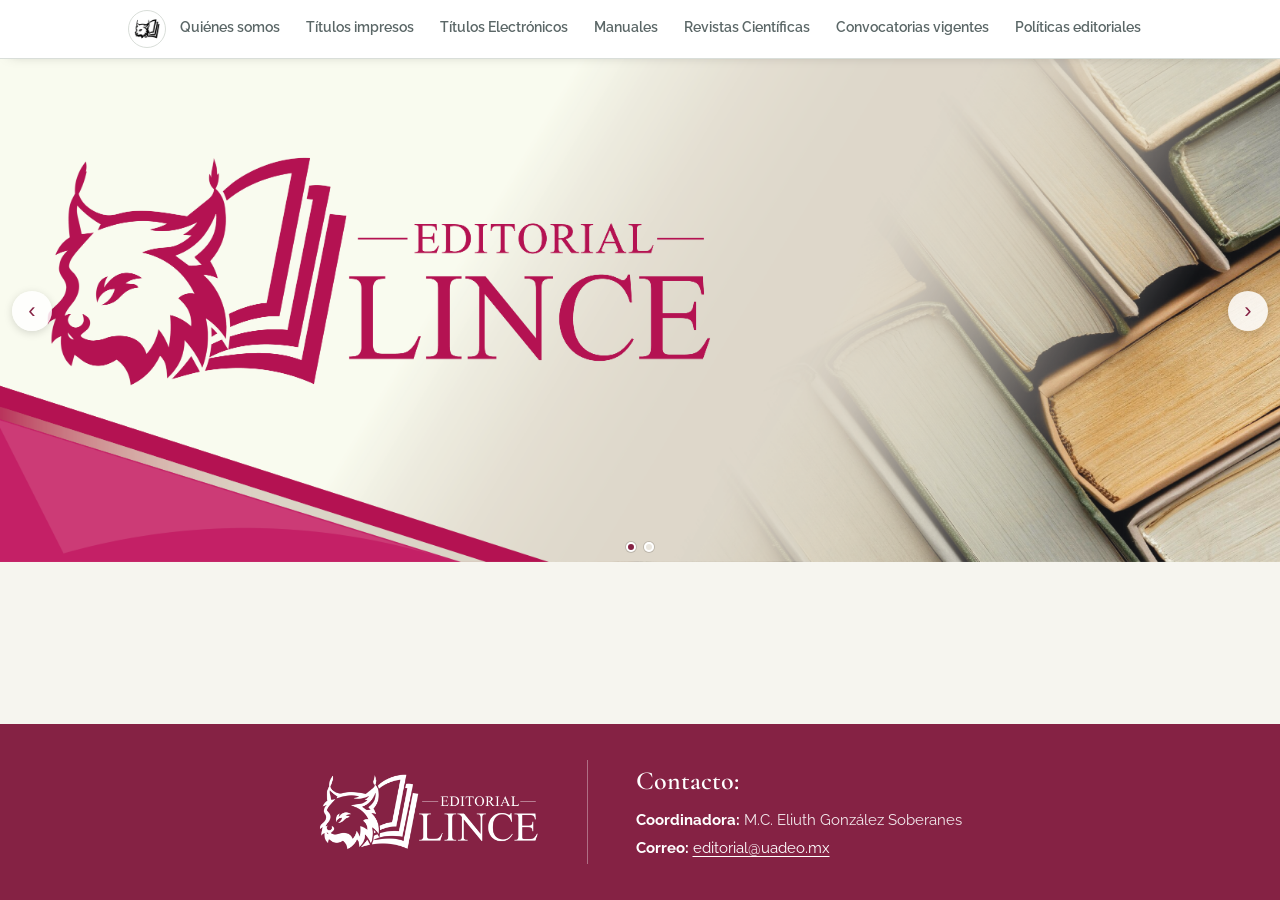
<file: index.html>
<!doctype html>
<html lang="es">
<head>
  <meta charset="utf-8">
  <meta name="viewport" content="width=device-width, initial-scale=1">
  <title>Centro Editorial Lince | Universidad Autónoma de Occidente</title>
  <meta name="description" content="Centro Editorial Lince (CEL) de la Universidad Autónoma de Occidente.">
  <link rel="icon" type="image/png" href="img/favicon.png">
  <link rel="preconnect" href="https://fonts.googleapis.com">
  <link rel="preconnect" href="https://fonts.gstatic.com" crossorigin>
  <link href="https://fonts.googleapis.com/css2?family=Cormorant+Garamond:ital,wght@0,500;0,600;0,700;1,500&family=Raleway:wght@400;500;600;700&display=swap" rel="stylesheet">
  <link rel="stylesheet" href="css/estilos.css">
</head>
<body>
<div id="editorial-lince" class="cel-site">

<!-- ====== MENÚ ====== -->
<nav class="cel-nav" aria-label="Secciones del Centro Editorial Lince">
  <button class="cel-menu-toggle" type="button" aria-label="Abrir menú" aria-expanded="false" aria-controls="cel-menu">
    <span></span><span></span><span></span>
  </button>
  <a class="cel-mobile-brand" href="index.html" aria-label="Inicio del Centro Editorial Lince"><img src="img/favicon.png" alt=""></a>
  <span class="cel-mobile-title">Editorial Lince</span>
  <div class="cel-nav-in" id="cel-menu">
    <button class="cel-brand" type="button" aria-label="Inicio del Centro Editorial Lince">
      <img src="img/favicon.png" alt="Centro Editorial Lince">
    </button>
    <a class="cel-tab" href="quienes-somos.html">Quiénes somos</a>
    <a class="cel-tab" href="titulos-impresos.html">Títulos impresos</a>
    <a class="cel-tab" href="titulos-electronicos.html">Títulos Electrónicos</a>
    <a class="cel-tab" href="manuales.html">Manuales</a>
    <a class="cel-tab" href="revistas.html">Revistas Científicas</a>
    <a class="cel-tab" href="convocatorias.html">Convocatorias vigentes</a>
    <a class="cel-tab" href="politicas.html">Políticas editoriales</a>
  </div>
</nav>

<!-- ====== SLIDER ====== -->
<div class="cel-slider" aria-roledescription="carrusel">
  <div class="cel-slide is-on">
    <img src="img/Banners png_Mesa de trabajo 1-01.png" alt="Editorial Lince">
  </div>
  <div class="cel-slide">
    <a href="manuales.html">
      <img src="img/Banners png_Mesa de trabajo 1-02.png" alt="Consulta los Manuales de Prácticas de Laboratorio">
    </a>
  </div>
  <button class="cel-arrow cel-prev" type="button" aria-label="Anterior">&#8249;</button>
  <button class="cel-arrow cel-next" type="button" aria-label="Siguiente">&#8250;</button>
  <div class="cel-dots"></div>
</div>

<!-- ====== QUIÉNES SOMOS ====== -->
<section class="cel-panel" data-cel-panel="quienes-somos">
  <h2 class="cel-h2">Quiénes somos</h2>
  <div class="cel-prose">
    <p class="cel-lead">El Centro Editorial Lince (CEL) de la Universidad Autónoma de Occidente (UAdeO) es el área de publicaciones encargada de prestar servicios de apoyo a la comunidad universitaria y sociedad en general relacionados con todo el proceso editorial. El CEL fortalece la producción y difusión del conocimiento, eleva el prestigio de la institución y contribuye al desarrollo académico, social y cultural de la región, en cumplimiento de su misión, visión y funciones sustantivas.</p>

    <h3 class="cel-h3">Historia</h3>
    <p>La actividad editorial en la Universidad Autónoma de Occidente se remonta a sus orígenes en el Centro de Estudios Superiores de Occidente (CESO), fundado en 1974, impulsada por la necesidad de difundir el conocimiento y la cultura, lo que incluía la publicación de materiales educativos y de divulgación. Sus primeros esfuerzos editoriales se centraron en apoyar la vida académica y social, publicando documentos, folletos y eventuales libros relacionados con sus programas educativos.</p>
    <p>Con el tiempo y grandes esfuerzos institucionales, la universidad formalizó su actividad bajo un sello editorial propio en 2009, cuando, a cargo de la Dirección de Extensión y Vinculación, se realizó la gestión ante el Instituto Nacional de Derechos de Autor (INDAUTOR), buscando proyectar su identidad y los trabajos de sus académicos y estudiantes. De esta manera se abrió la posibilidad de incrementar el número de publicaciones para que cuenten con el registro International Standard Book Number (ISBN), bajo el sello editorial de la UAdeO y desde entonces a 2021, se cuenta con 66 registros entre ISBN, código de barras y publicaciones en formato digital.</p>
    <p>Posteriormente, la Dirección de Investigación y Posgrado asumió esta encomienda, bajo el Departamento de Desarrollo Editorial, el cual entre sus funciones principales se encarga de atender la operatividad y la gestión de producción editorial, resultado de las actividades de investigación, docencia y desarrollo en la generación del conocimiento y gestionar la operación del Consejo Editorial, las revistas y medios de producción intelectual. Sin embargo, actualmente no existe una instancia encargada y capacitada para llevar a cabo un proceso de edición como tal, solo apoyan en las gestiones descritas previamente.</p>
    <p>De manera reciente, la UAdeO ha adaptado su producción editorial al formato digital, facilitando el acceso a una audiencia más amplia, además de mantener la presencia de las publicaciones impresas existentes bajo este sello editorial.</p>
    <p>En 26 de marzo de 2026, se presentó en sesión ordinaria del Consejo Universitario la creación del Centro Editorial Lince, como una iniciativa para fortalecer el desarrollo editorial universitario, la producción, divulgación y difusión, a través de un espacio que establezca lineamientos y asesoría con la participación de personal capacitado. Posteriormente, en julio del mismo año inició operaciones.</p>

    <h3 class="cel-h3">Objetivo</h3>
    <p>Consolidar el Centro Editorial Lince (CEL) como el área de publicaciones de la Universidad Autónoma de Occidente, donde su propósito central se enfoca en fortalecer la producción y difusión del conocimiento generado por la comunidad universitaria, elevando el prestigio institucional mediante diversas publicaciones de alta calidad, pertinencia y relevancia científica.</p>

    <h3 class="cel-h3">Funciones principales</h3>
    <ol class="cel-funciones">
      <li>Difundir los trabajos de investigación y de creación cultural de los miembros de la comunidad universitaria y de la sociedad.</li>
      <li>Publicar obras de carácter institucional de la UAdeO.</li>
      <li>Establecer procesos editoriales rigurosos y transparentes.</li>
      <li>Establecer alianzas con otras instituciones y editoriales, tanto a nivel nacional como internacional, para ampliar el alcance de las publicaciones y fortalecer la presencia de la institución en el ámbito académico y científico.</li>
      <li>Promover la visibilidad de las publicaciones a través de estrategias de difusión efectivas.</li>
      <li>Colaborar en cuantas iniciativas relacionadas con la cultura del libro sean posibles y necesarias.</li>
    </ol>
  </div>
</section>

<!-- ====== TÍTULOS IMPRESOS ====== -->
<section class="cel-panel" data-cel-panel="titulos-impresos">
  <h2 class="cel-h2">Títulos impresos</h2>
  <div class="cel-grid" data-cel-list="impresos"></div>
</section>

<!-- ====== TÍTULOS ELECTRÓNICOS ====== -->
<section class="cel-panel" data-cel-panel="titulos-electronicos">
  <h2 class="cel-h2">Títulos Electrónicos</h2>
  <div class="cel-grid" data-cel-list="electronicos"></div>
</section>

<!-- ====== REVISTAS CIENTÍFICAS ====== -->
<section class="cel-panel" data-cel-panel="revistas">
  <h2 class="cel-h2">Revistas Científicas</h2>
  <div class="cel-prose">
    <p class="cel-lead">Bajo el liderazgo del Rector, Dr. Pedro Flores Leal, la producción editorial de la universidad presentó y sumó dos revistas de publicaciones científicas: Bioc Scientia, la cual tiene como objetivo difundir avances científicos y tecnológicos que contribuyan al desarrollo sostenible y al bienestar humano; así como la Revista Lince de Ciencias Sociales, Humanidades y Tecnología, con la finalidad de proporcionar una plataforma para investigadores, académicos, estudiantes, y practicantes que facilite la publicación accesible y rápida.</p>
    <div class="cel-cta">
      <p>Consulta nuestras revistas científicas aquí:</p>
      <a class="cel-btn cel-btn-lg" href="https://editoriallince.uadeo.mx/" target="_blank" rel="noopener">https://editoriallince.uadeo.mx/ &#8599;</a>
    </div>
  </div>
</section>

<!-- ====== CONVOCATORIAS ====== -->
<section class="cel-panel" data-cel-panel="convocatorias">
  <h2 class="cel-h2">Convocatorias vigentes</h2>
  <div class="cel-empty"><p>Próximamente</p></div>
</section>

<!-- ====== POLÍTICAS ====== -->
<section class="cel-panel" data-cel-panel="politicas">
  <h2 class="cel-h2">Políticas, cómo publicar, carta de cesión de derechos</h2>
  <div class="cel-empty"><p>Página bajo construcción</p></div>
</section>

<!-- ====== CONTACTO ====== -->
<footer class="cel-foot">
  <img src="img/logo-horizontal.png" alt="Editorial Lince">
  <div class="cel-foot-txt">
    <h4>Contacto:</h4>
    <p><strong>Coordinadora:</strong> M.C. Eliuth González Soberanes</p>
    <p><strong>Correo:</strong> <a href="mailto:editorial@uadeo.mx">editorial@uadeo.mx</a></p>
  </div>
</footer>
</div>

<script src="js/catalogo.js"></script>
<script src="js/main.js"></script>
</body>
</html>
</file>
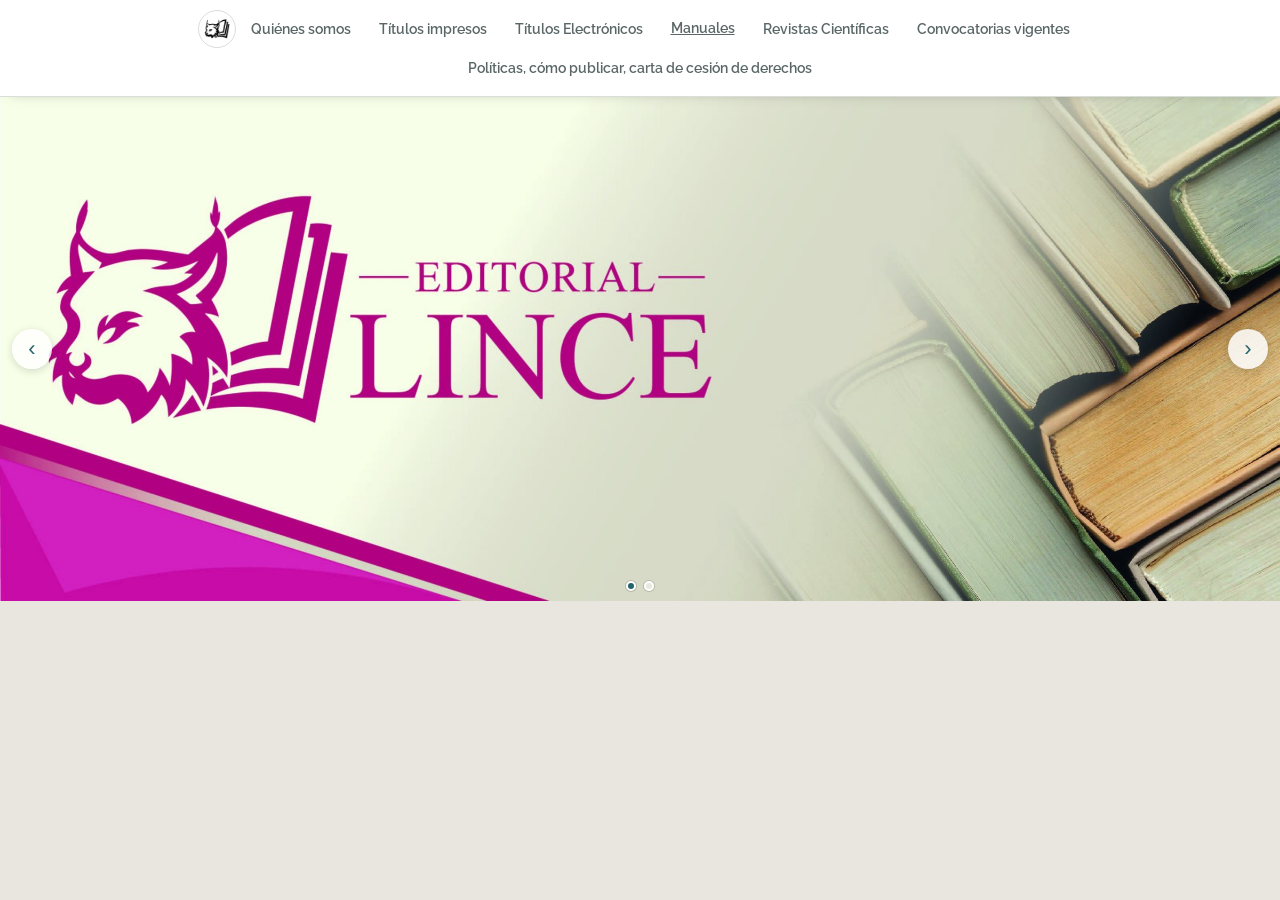
<file: css/index.html>
<!doctype html>
<html lang="es">
<head>
  <meta charset="utf-8">
  <meta name="viewport" content="width=device-width, initial-scale=1">
  <title>Centro Editorial Lince | Universidad Autónoma de Occidente</title>
  <meta name="description" content="Centro Editorial Lince (CEL) de la Universidad Autónoma de Occidente.">
  <link rel="icon" type="image/png" href="img/favicon.png">
  <link rel="preconnect" href="https://fonts.googleapis.com">
  <link rel="preconnect" href="https://fonts.gstatic.com" crossorigin>
  <link href="https://fonts.googleapis.com/css2?family=Cormorant+Garamond:ital,wght@0,500;0,600;0,700;1,500&family=Raleway:wght@400;500;600;700&display=swap" rel="stylesheet">
  <link rel="stylesheet" href="css/estilos.css">
</head>
<body>
<div id="editorial-lince">
<!-- ====== MENÚ ====== -->
<nav class="cel-nav" aria-label="Secciones del Centro Editorial Lince">
  <div class="cel-nav-in">
    <span class="cel-brand" aria-label="Centro Editorial Lince">
      <img src="img/favicon.png" alt="Centro Editorial Lince">
    </span>
    <button class="cel-tab" type="button" data-cel-tab="quienes-somos">Quiénes somos</button>
    <button class="cel-tab" type="button" data-cel-tab="titulos-impresos">Títulos impresos</button>
    <button class="cel-tab" type="button" data-cel-tab="titulos-electronicos">Títulos Electrónicos</button>
    <a class="cel-tab" href="https://uadeo.mx/manuales-laboratorio/" target="_blank" rel="noopener">Manuales</a>
    <button class="cel-tab" type="button" data-cel-tab="revistas">Revistas Científicas</button>
    <button class="cel-tab" type="button" data-cel-tab="convocatorias">Convocatorias vigentes</button>
    <button class="cel-tab" type="button" data-cel-tab="politicas">Políticas, cómo publicar, carta de cesión de derechos</button>
  </div>
</nav>

<!-- ====== SLIDER ====== -->
<div class="cel-slider" aria-roledescription="carrusel">
  <div class="cel-slide is-on">
    <img src="img/banner-bienvenida.jpg" alt="Editorial Lince">
  </div>
  <div class="cel-slide">
    <a href="#manuales" data-cel-go="manuales">
      <img src="img/banner-manuales.jpg" alt="Consulta los Manuales de Prácticas de Laboratorio">
    </a>
  </div>
  <button class="cel-arrow cel-prev" type="button" aria-label="Anterior">&#8249;</button>
  <button class="cel-arrow cel-next" type="button" aria-label="Siguiente">&#8250;</button>
  <div class="cel-dots"></div>
</div>

<!-- ====== QUIÉNES SOMOS ====== -->
<section class="cel-panel" data-cel-panel="quienes-somos">
  <h2 class="cel-h2">Quiénes somos</h2>
  <div class="cel-prose">
    <p class="cel-lead">El Centro Editorial Lince (CEL) de la Universidad Autónoma de Occidente (UAdeO) es el área de publicaciones encargada de prestar servicios de apoyo a la comunidad universitaria y sociedad en general relacionados con todo el proceso editorial. El CEL fortalece la producción y difusión del conocimiento, eleva el prestigio de la institución y contribuye al desarrollo académico, social y cultural de la región, en cumplimiento de su misión, visión y funciones sustantivas.</p>

    <h3 class="cel-h3">Historia</h3>
    <p>La actividad editorial en la Universidad Autónoma de Occidente se remonta a sus orígenes en el Centro de Estudios Superiores de Occidente (CESO), fundado en 1974, impulsada por la necesidad de difundir el conocimiento y la cultura, lo que incluía la publicación de materiales educativos y de divulgación. Sus primeros esfuerzos editoriales se centraron en apoyar la vida académica y social, publicando documentos, folletos y eventuales libros relacionados con sus programas educativos.</p>
    <p>Con el tiempo y grandes esfuerzos institucionales, la universidad formalizó su actividad bajo un sello editorial propio en 2009, cuando, a cargo de la Dirección de Extensión y Vinculación, se realizó la gestión ante el Instituto Nacional de Derechos de Autor (INDAUTOR), buscando proyectar su identidad y los trabajos de sus académicos y estudiantes. De esta manera se abrió la posibilidad de incrementar el número de publicaciones para que cuenten con el registro International Standard Book Number (ISBN), bajo el sello editorial de la UAdeO y desde entonces a 2021, se cuenta con 66 registros entre ISBN, código de barras y publicaciones en formato digital.</p>
    <p>Posteriormente, la Dirección de Investigación y Posgrado asumió esta encomienda, bajo el Departamento de Desarrollo Editorial, el cual entre sus funciones principales se encarga de atender la operatividad y la gestión de producción editorial, resultado de las actividades de investigación, docencia y desarrollo en la generación del conocimiento y gestionar la operación del Consejo Editorial, las revistas y medios de producción intelectual. Sin embargo, actualmente no existe una instancia encargada y capacitada para llevar a cabo un proceso de edición como tal, solo apoyan en las gestiones descritas previamente.</p>
    <p>De manera reciente, la UAdeO ha adaptado su producción editorial al formato digital, facilitando el acceso a una audiencia más amplia, además de mantener la presencia de las publicaciones impresas existentes bajo este sello editorial.</p>
    <p>En 26 de marzo de 2026, se presentó en sesión ordinaria del Consejo Universitario la creación del Centro Editorial Lince, como una iniciativa para fortalecer el desarrollo editorial universitario, la producción, divulgación y difusión, a través de un espacio que establezca lineamientos y asesoría con la participación de personal capacitado. Posteriormente, en julio del mismo año inició operaciones.</p>

    <h3 class="cel-h3">Objetivo</h3>
    <p>Consolidar el Centro Editorial Lince (CEL) como el área de publicaciones de la Universidad Autónoma de Occidente, donde su propósito central se enfoca en fortalecer la producción y difusión del conocimiento generado por la comunidad universitaria, elevando el prestigio institucional mediante diversas publicaciones de alta calidad, pertinencia y relevancia científica.</p>

    <h3 class="cel-h3">Funciones principales</h3>
    <ol class="cel-funciones">
      <li>Difundir los trabajos de investigación y de creación cultural de los miembros de la comunidad universitaria y de la sociedad.</li>
      <li>Publicar obras de carácter institucional de la UAdeO.</li>
      <li>Establecer procesos editoriales rigurosos y transparentes.</li>
      <li>Establecer alianzas con otras instituciones y editoriales, tanto a nivel nacional como internacional, para ampliar el alcance de las publicaciones y fortalecer la presencia de la institución en el ámbito académico y científico.</li>
      <li>Promover la visibilidad de las publicaciones a través de estrategias de difusión efectivas.</li>
      <li>Colaborar en cuantas iniciativas relacionadas con la cultura del libro sean posibles y necesarias.</li>
    </ol>
  </div>
</section>

<!-- ====== TÍTULOS IMPRESOS ====== -->
<section class="cel-panel" data-cel-panel="titulos-impresos">
  <h2 class="cel-h2">Títulos impresos</h2>
  <div class="cel-grid" data-cel-list="impresos"></div>
</section>

<!-- ====== TÍTULOS ELECTRÓNICOS ====== -->
<section class="cel-panel" data-cel-panel="titulos-electronicos">
  <h2 class="cel-h2">Títulos Electrónicos</h2>
  <div class="cel-grid" data-cel-list="electronicos"></div>
</section>

<!-- ====== MANUALES ====== -->
<section class="cel-panel" data-cel-panel="manuales">
  <h2 class="cel-h2">Manuales</h2>
  <div class="cel-grid" data-cel-list="manuales"></div>
</section>

<!-- ====== REVISTAS CIENTÍFICAS ====== -->
<section class="cel-panel" data-cel-panel="revistas">
  <h2 class="cel-h2">Revistas Científicas</h2>
  <div class="cel-prose">
    <p class="cel-lead">Bajo el liderazgo del Rector, Dr. Pedro Flores Leal, la producción editorial de la universidad presentó y sumó dos revistas de publicaciones científicas: Bioc Scientia, la cual tiene como objetivo difundir avances científicos y tecnológicos que contribuyan al desarrollo sostenible y al bienestar humano; así como la Revista Lince de Ciencias Sociales, Humanidades y Tecnología, con la finalidad de proporcionar una plataforma para investigadores, académicos, estudiantes, y practicantes que facilite la publicación accesible y rápida.</p>
    <div class="cel-cta">
      <p>Consulta nuestras revistas científicas aquí:</p>
      <a class="cel-btn cel-btn-lg" href="https://editoriallince.uadeo.mx/" target="_blank" rel="noopener">https://editoriallince.uadeo.mx/ &#8599;</a>
    </div>
  </div>
</section>

<!-- ====== CONVOCATORIAS ====== -->
<section class="cel-panel" data-cel-panel="convocatorias">
  <h2 class="cel-h2">Convocatorias vigentes</h2>
  <div class="cel-empty"><p>Próximamente</p></div>
</section>

<!-- ====== POLÍTICAS ====== -->
<section class="cel-panel" data-cel-panel="politicas">
  <h2 class="cel-h2">Políticas, cómo publicar, carta de cesión de derechos</h2>
  <div class="cel-empty"><p>Página bajo construcción</p></div>
</section>

<!-- ====== CONTACTO ====== -->
<footer class="cel-foot">
  <img src="img/logo-horizontal.png" alt="Editorial Lince">
  <div class="cel-foot-txt">
    <h4>Contacto:</h4>
    <p><strong>Coordinadora:</strong> M.C. Eliuth González Soberanes</p>
    <p><strong>Correo:</strong> <a href="mailto:editorial@uadeo.mx">editorial@uadeo.mx</a></p>
  </div>
</footer>
</div>

<script src="js/catalogo.js"></script>
<script src="js/main.js"></script>
</body>
</html>
</file>
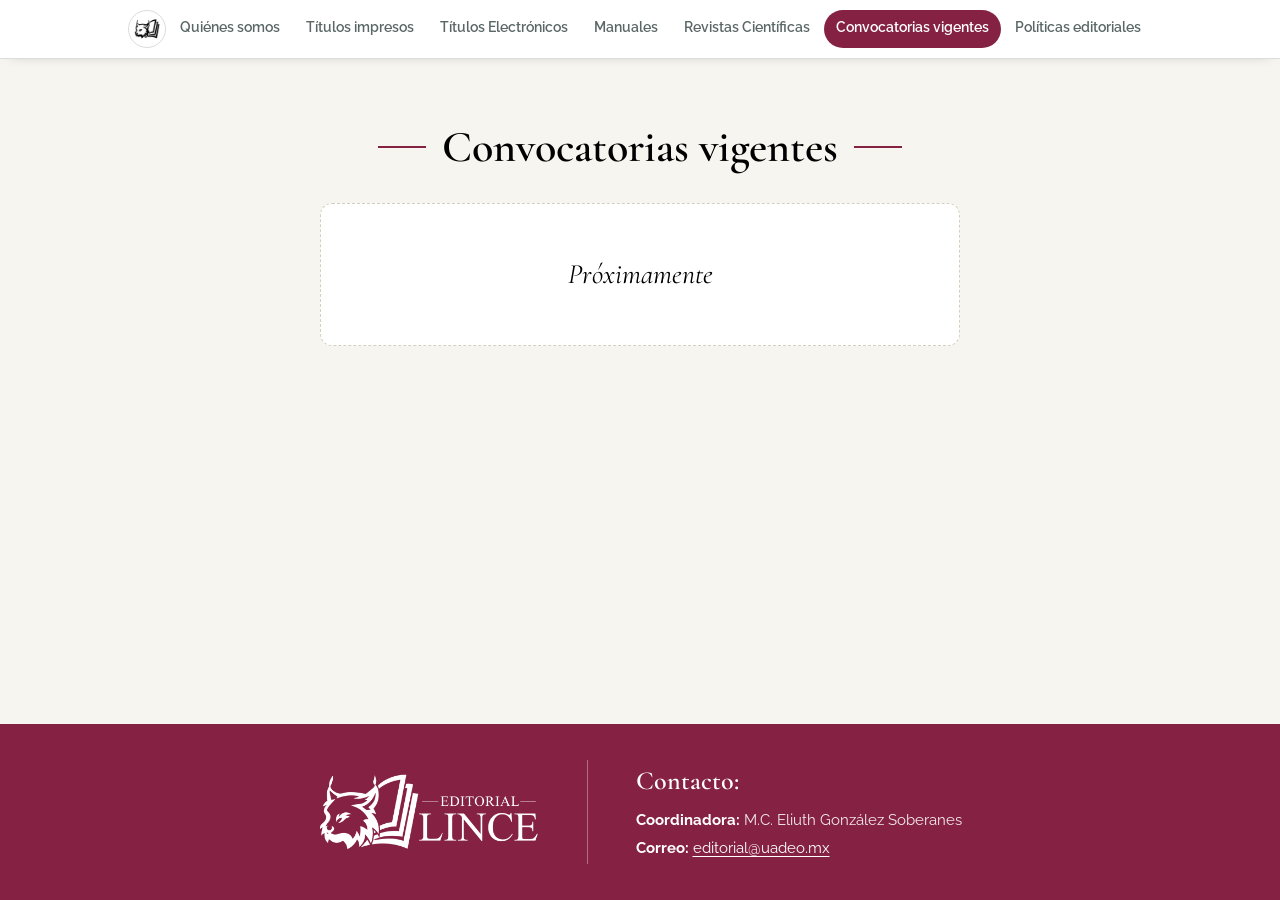
<file: convocatorias.html>
<!doctype html>
<html lang="es"><head><meta charset="utf-8"><meta name="viewport" content="width=device-width, initial-scale=1"><title>Convocatorias vigentes | Centro Editorial Lince</title><link rel="icon" href="img/favicon.png"><link rel="stylesheet" href="https://fonts.googleapis.com/css2?family=Cormorant+Garamond:ital,wght@0,500;0,600;0,700;1,500&family=Raleway:wght@400;500;600;700&display=swap"><link rel="stylesheet" href="css/estilos.css"><link rel="stylesheet" href="css/paginas.css"></head><body><div id="editorial-lince" class="cel-site"><nav class="cel-nav" aria-label="Secciones del Centro Editorial Lince"><button class="cel-menu-toggle" type="button" aria-label="Abrir menú" aria-expanded="false" aria-controls="cel-menu"><span></span><span></span><span></span></button><div class="cel-nav-in" id="cel-menu"><a class="cel-brand" href="index.html" aria-label="Inicio"><img src="img/favicon.png" alt="Centro Editorial Lince"></a><a class="cel-tab" href="quienes-somos.html">Quiénes somos</a><a class="cel-tab" href="titulos-impresos.html">Títulos impresos</a><a class="cel-tab" href="titulos-electronicos.html">Títulos Electrónicos</a><a class="cel-tab" href="manuales.html">Manuales</a><a class="cel-tab" href="revistas.html">Revistas Científicas</a><a class="cel-tab is-on" href="convocatorias.html" aria-current="page">Convocatorias vigentes</a><a class="cel-tab" href="politicas.html">Políticas editoriales</a></div></nav><main class="cel-page-content"><h1 class="cel-h2">Convocatorias vigentes</h1><div class="cel-empty"><p>Próximamente</p></div></main><footer class="cel-foot"><img src="img/logo-horizontal.png" alt="Editorial Lince"><div class="cel-foot-txt"><h4>Contacto:</h4><p><strong>Coordinadora:</strong> M.C. Eliuth González Soberanes</p><p><strong>Correo:</strong> <a href="mailto:editorial@uadeo.mx">editorial@uadeo.mx</a></p></div></footer></div><script src="js/paginas.js"></script></body></html>
</file>
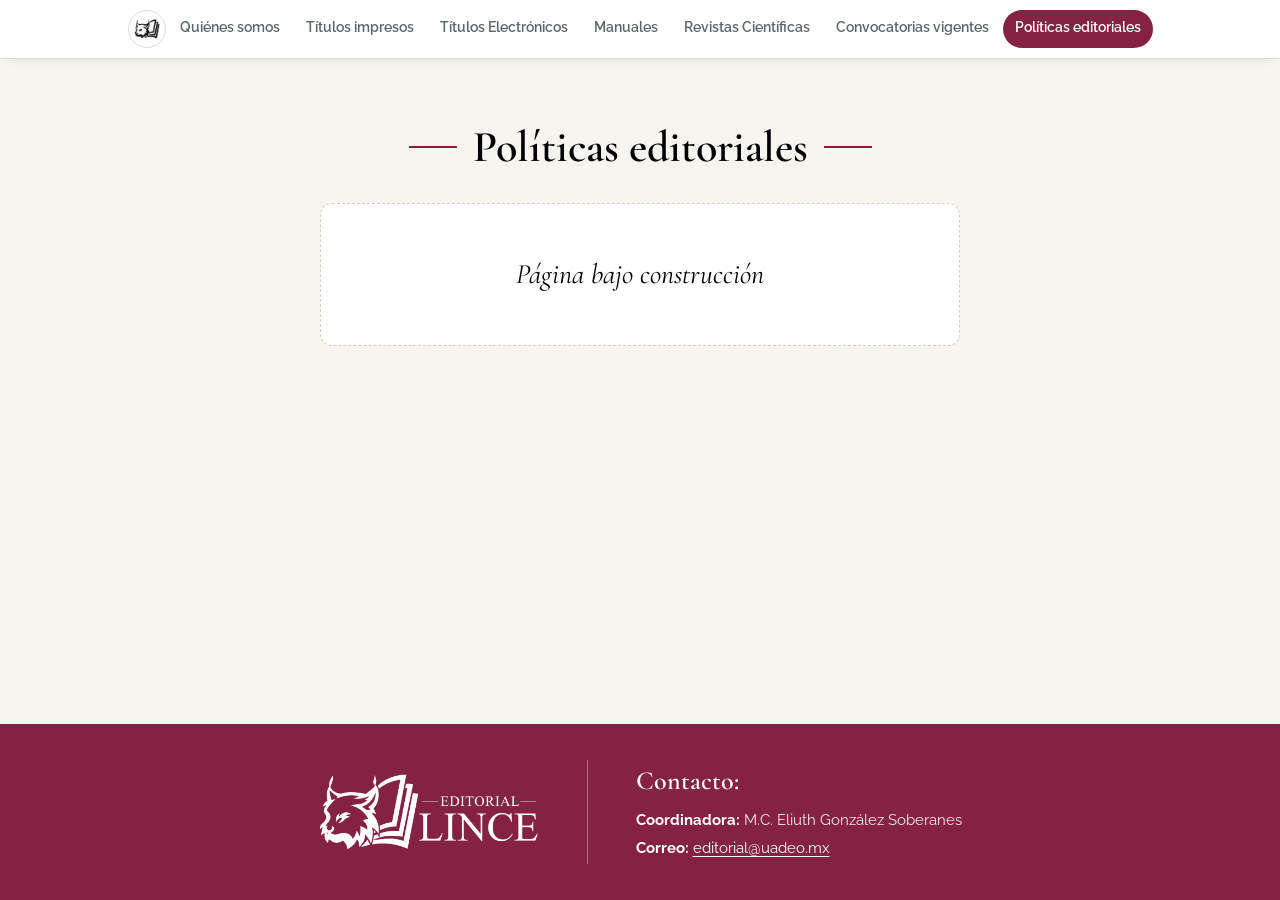
<file: politicas.html>
<!doctype html>
<html lang="es"><head><meta charset="utf-8"><meta name="viewport" content="width=device-width, initial-scale=1"><title>Políticas editoriales | Centro Editorial Lince</title><link rel="icon" href="img/favicon.png"><link rel="stylesheet" href="https://fonts.googleapis.com/css2?family=Cormorant+Garamond:ital,wght@0,500;0,600;0,700;1,500&family=Raleway:wght@400;500;600;700&display=swap"><link rel="stylesheet" href="css/estilos.css"><link rel="stylesheet" href="css/paginas.css"></head><body><div id="editorial-lince" class="cel-site"><nav class="cel-nav" aria-label="Secciones del Centro Editorial Lince"><button class="cel-menu-toggle" type="button" aria-label="Abrir menú" aria-expanded="false" aria-controls="cel-menu"><span></span><span></span><span></span></button><div class="cel-nav-in" id="cel-menu"><a class="cel-brand" href="index.html" aria-label="Inicio"><img src="img/favicon.png" alt="Centro Editorial Lince"></a><a class="cel-tab" href="quienes-somos.html">Quiénes somos</a><a class="cel-tab" href="titulos-impresos.html">Títulos impresos</a><a class="cel-tab" href="titulos-electronicos.html">Títulos Electrónicos</a><a class="cel-tab" href="manuales.html">Manuales</a><a class="cel-tab" href="revistas.html">Revistas Científicas</a><a class="cel-tab" href="convocatorias.html">Convocatorias vigentes</a><a class="cel-tab is-on" href="politicas.html" aria-current="page">Políticas editoriales</a></div></nav><main class="cel-page-content"><h1 class="cel-h2">Políticas editoriales</h1><div class="cel-empty"><p>Página bajo construcción</p></div></main><footer class="cel-foot"><img src="img/logo-horizontal.png" alt="Editorial Lince"><div class="cel-foot-txt"><h4>Contacto:</h4><p><strong>Coordinadora:</strong> M.C. Eliuth González Soberanes</p><p><strong>Correo:</strong> <a href="mailto:editorial@uadeo.mx">editorial@uadeo.mx</a></p></div></footer></div><script src="js/paginas.js"></script></body></html>
</file>
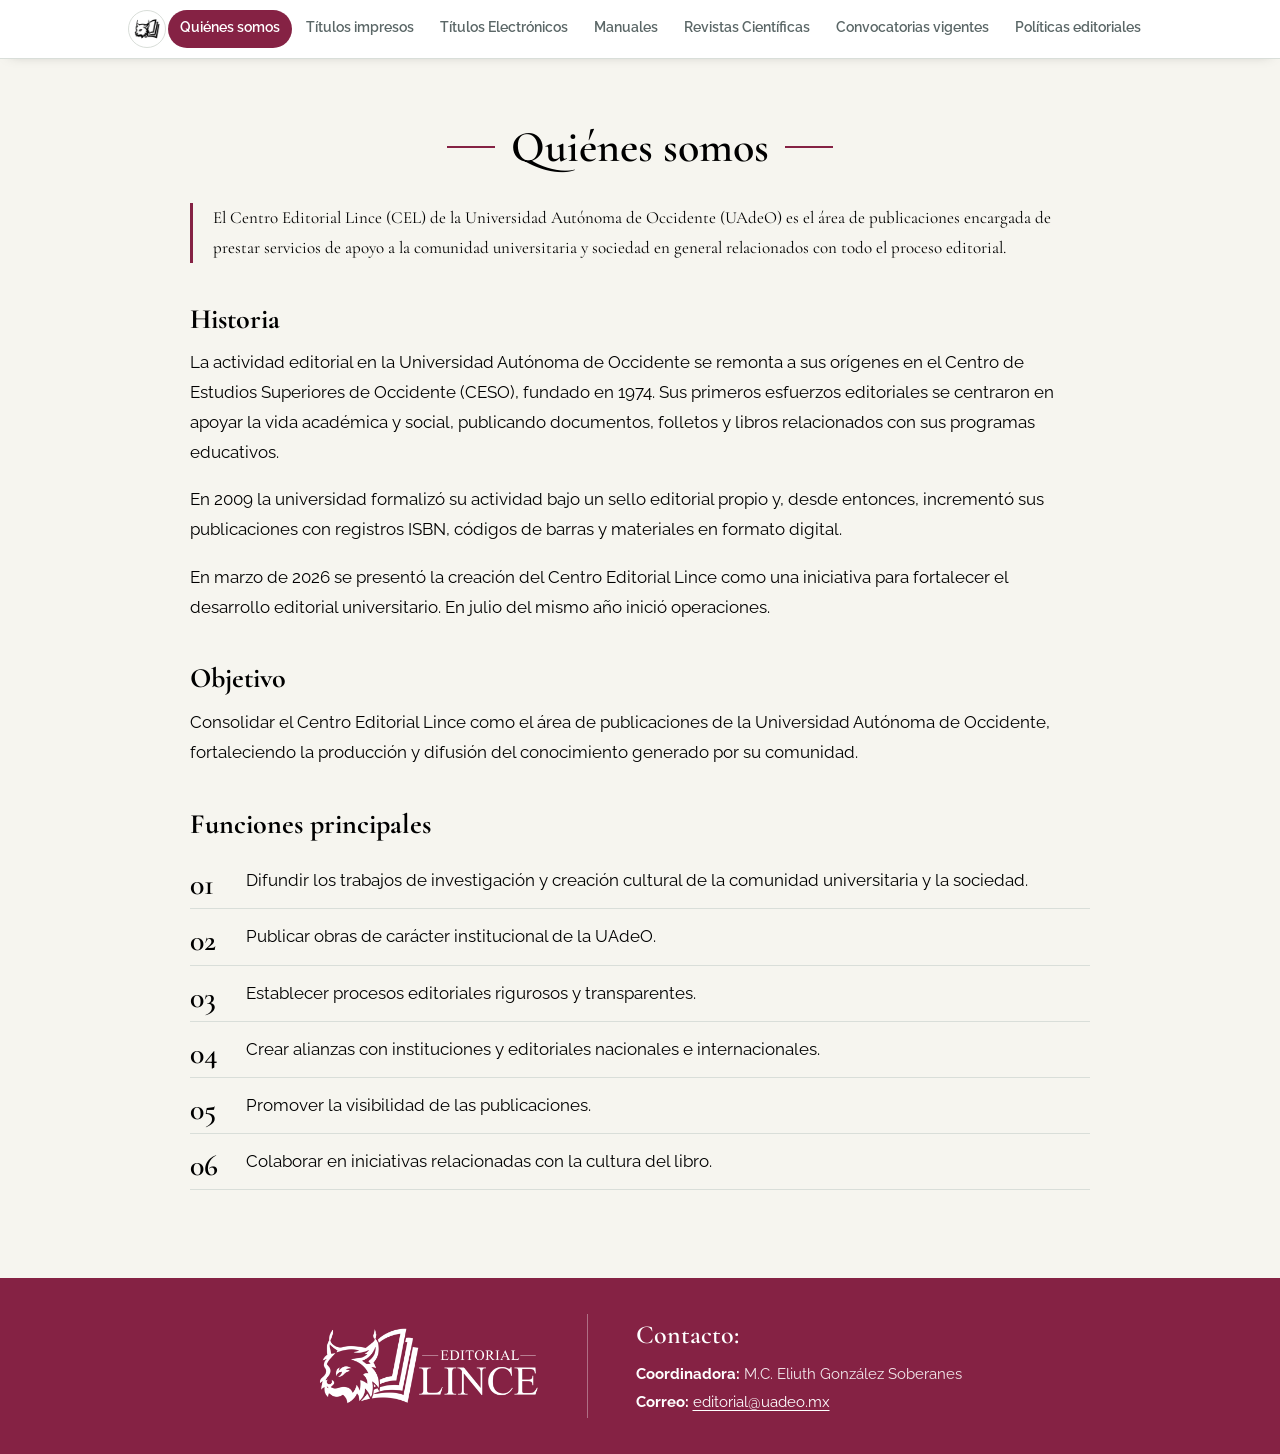
<file: quienes-somos.html>
<!doctype html>
<html lang="es"><head><meta charset="utf-8"><meta name="viewport" content="width=device-width, initial-scale=1"><title>Quiénes somos | Centro Editorial Lince</title><link rel="icon" href="img/favicon.png"><link rel="preconnect" href="https://fonts.googleapis.com"><link rel="preconnect" href="https://fonts.gstatic.com" crossorigin><link href="https://fonts.googleapis.com/css2?family=Cormorant+Garamond:ital,wght@0,500;0,600;0,700;1,500&family=Raleway:wght@400;500;600;700&display=swap" rel="stylesheet"><link rel="stylesheet" href="css/estilos.css"><link rel="stylesheet" href="css/paginas.css"></head><body><div id="editorial-lince" class="cel-site"><nav class="cel-nav" aria-label="Secciones del Centro Editorial Lince"><button class="cel-menu-toggle" type="button" aria-label="Abrir menú" aria-expanded="false" aria-controls="cel-menu"><span></span><span></span><span></span></button><div class="cel-nav-in" id="cel-menu"><a class="cel-brand" href="index.html" aria-label="Inicio"><img src="img/favicon.png" alt="Centro Editorial Lince"></a><a class="cel-tab is-on" href="quienes-somos.html" aria-current="page">Quiénes somos</a><a class="cel-tab" href="titulos-impresos.html">Títulos impresos</a><a class="cel-tab" href="titulos-electronicos.html">Títulos Electrónicos</a><a class="cel-tab" href="manuales.html">Manuales</a><a class="cel-tab" href="revistas.html">Revistas Científicas</a><a class="cel-tab" href="convocatorias.html">Convocatorias vigentes</a><a class="cel-tab" href="politicas.html">Políticas editoriales</a></div></nav><main class="cel-page-content"><h1 class="cel-h2">Quiénes somos</h1><div class="cel-prose"><p class="cel-lead">El Centro Editorial Lince (CEL) de la Universidad Autónoma de Occidente (UAdeO) es el área de publicaciones encargada de prestar servicios de apoyo a la comunidad universitaria y sociedad en general relacionados con todo el proceso editorial.</p><h3 class="cel-h3">Historia</h3><p>La actividad editorial en la Universidad Autónoma de Occidente se remonta a sus orígenes en el Centro de Estudios Superiores de Occidente (CESO), fundado en 1974. Sus primeros esfuerzos editoriales se centraron en apoyar la vida académica y social, publicando documentos, folletos y libros relacionados con sus programas educativos.</p><p>En 2009 la universidad formalizó su actividad bajo un sello editorial propio y, desde entonces, incrementó sus publicaciones con registros ISBN, códigos de barras y materiales en formato digital.</p><p>En marzo de 2026 se presentó la creación del Centro Editorial Lince como una iniciativa para fortalecer el desarrollo editorial universitario. En julio del mismo año inició operaciones.</p><h3 class="cel-h3">Objetivo</h3><p>Consolidar el Centro Editorial Lince como el área de publicaciones de la Universidad Autónoma de Occidente, fortaleciendo la producción y difusión del conocimiento generado por su comunidad.</p><h3 class="cel-h3">Funciones principales</h3><ol class="cel-funciones"><li>Difundir los trabajos de investigación y creación cultural de la comunidad universitaria y la sociedad.</li><li>Publicar obras de carácter institucional de la UAdeO.</li><li>Establecer procesos editoriales rigurosos y transparentes.</li><li>Crear alianzas con instituciones y editoriales nacionales e internacionales.</li><li>Promover la visibilidad de las publicaciones.</li><li>Colaborar en iniciativas relacionadas con la cultura del libro.</li></ol></div></main><footer class="cel-foot"><img src="img/logo-horizontal.png" alt="Editorial Lince"><div class="cel-foot-txt"><h4>Contacto:</h4><p><strong>Coordinadora:</strong> M.C. Eliuth González Soberanes</p><p><strong>Correo:</strong> <a href="mailto:editorial@uadeo.mx">editorial@uadeo.mx</a></p></div></footer></div><script src="js/paginas.js"></script></body></html>
</file>
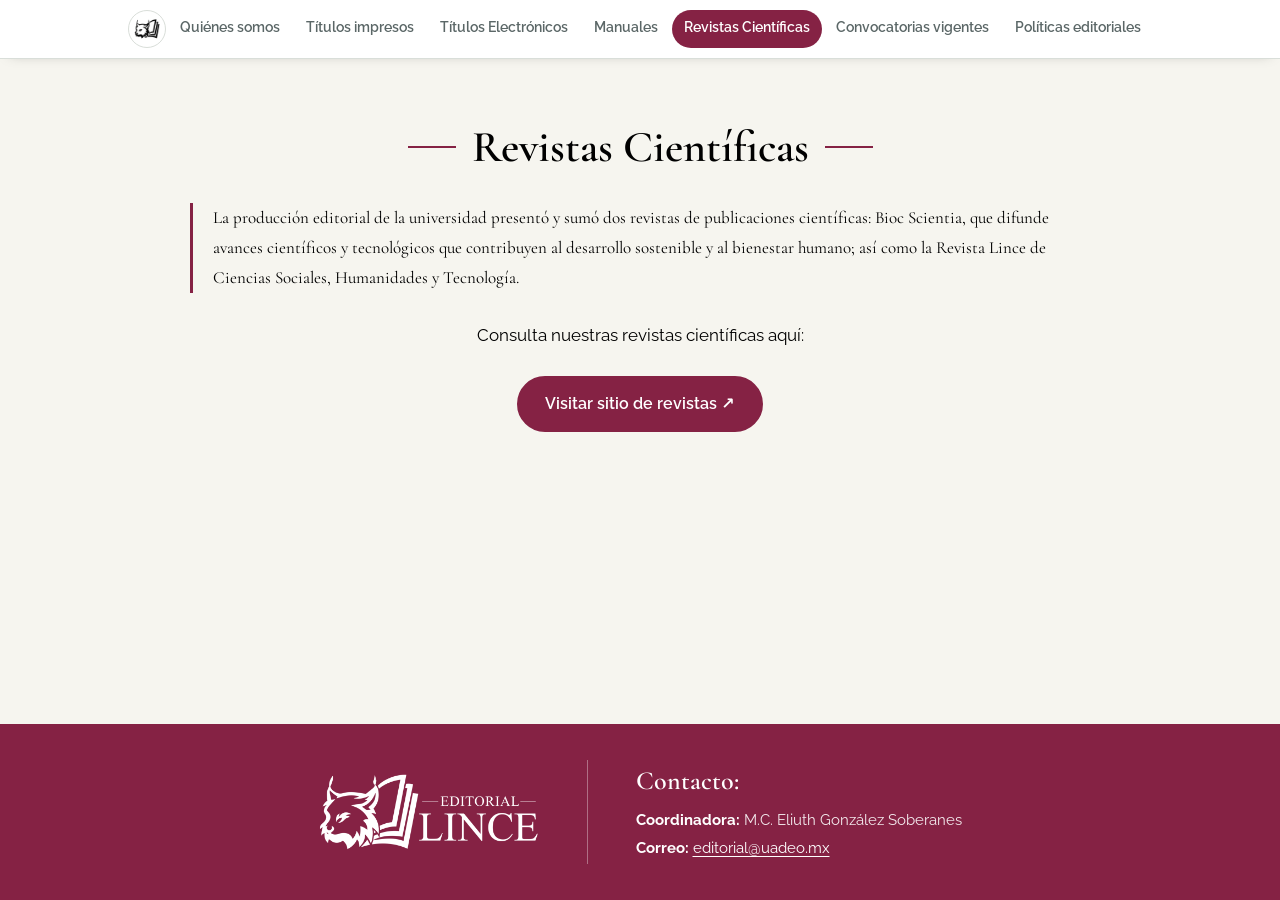
<file: revistas.html>
<!doctype html>
<html lang="es"><head><meta charset="utf-8"><meta name="viewport" content="width=device-width, initial-scale=1"><title>Revistas Científicas | Centro Editorial Lince</title><link rel="icon" href="img/favicon.png"><link rel="stylesheet" href="https://fonts.googleapis.com/css2?family=Cormorant+Garamond:ital,wght@0,500;0,600;0,700;1,500&family=Raleway:wght@400;500;600;700&display=swap"><link rel="stylesheet" href="css/estilos.css"><link rel="stylesheet" href="css/paginas.css"></head><body><div id="editorial-lince" class="cel-site"><nav class="cel-nav" aria-label="Secciones del Centro Editorial Lince"><button class="cel-menu-toggle" type="button" aria-label="Abrir menú" aria-expanded="false" aria-controls="cel-menu"><span></span><span></span><span></span></button><div class="cel-nav-in" id="cel-menu"><a class="cel-brand" href="index.html" aria-label="Inicio"><img src="img/favicon.png" alt="Centro Editorial Lince"></a><a class="cel-tab" href="quienes-somos.html">Quiénes somos</a><a class="cel-tab" href="titulos-impresos.html">Títulos impresos</a><a class="cel-tab" href="titulos-electronicos.html">Títulos Electrónicos</a><a class="cel-tab" href="manuales.html">Manuales</a><a class="cel-tab is-on" href="revistas.html" aria-current="page">Revistas Científicas</a><a class="cel-tab" href="convocatorias.html">Convocatorias vigentes</a><a class="cel-tab" href="politicas.html">Políticas editoriales</a></div></nav><main class="cel-page-content"><h1 class="cel-h2">Revistas Científicas</h1><div class="cel-prose"><p class="cel-lead">La producción editorial de la universidad presentó y sumó dos revistas de publicaciones científicas: Bioc Scientia, que difunde avances científicos y tecnológicos que contribuyen al desarrollo sostenible y al bienestar humano; así como la Revista Lince de Ciencias Sociales, Humanidades y Tecnología.</p><div class="cel-page-actions"><p>Consulta nuestras revistas científicas aquí:</p><a class="cel-btn cel-btn-lg" href="https://editoriallince.uadeo.mx/" target="_blank" rel="noopener">Visitar sitio de revistas &#8599;</a></div></div></main><footer class="cel-foot"><img src="img/logo-horizontal.png" alt="Editorial Lince"><div class="cel-foot-txt"><h4>Contacto:</h4><p><strong>Coordinadora:</strong> M.C. Eliuth González Soberanes</p><p><strong>Correo:</strong> <a href="mailto:editorial@uadeo.mx">editorial@uadeo.mx</a></p></div></footer></div><script src="js/paginas.js"></script></body></html>
</file>
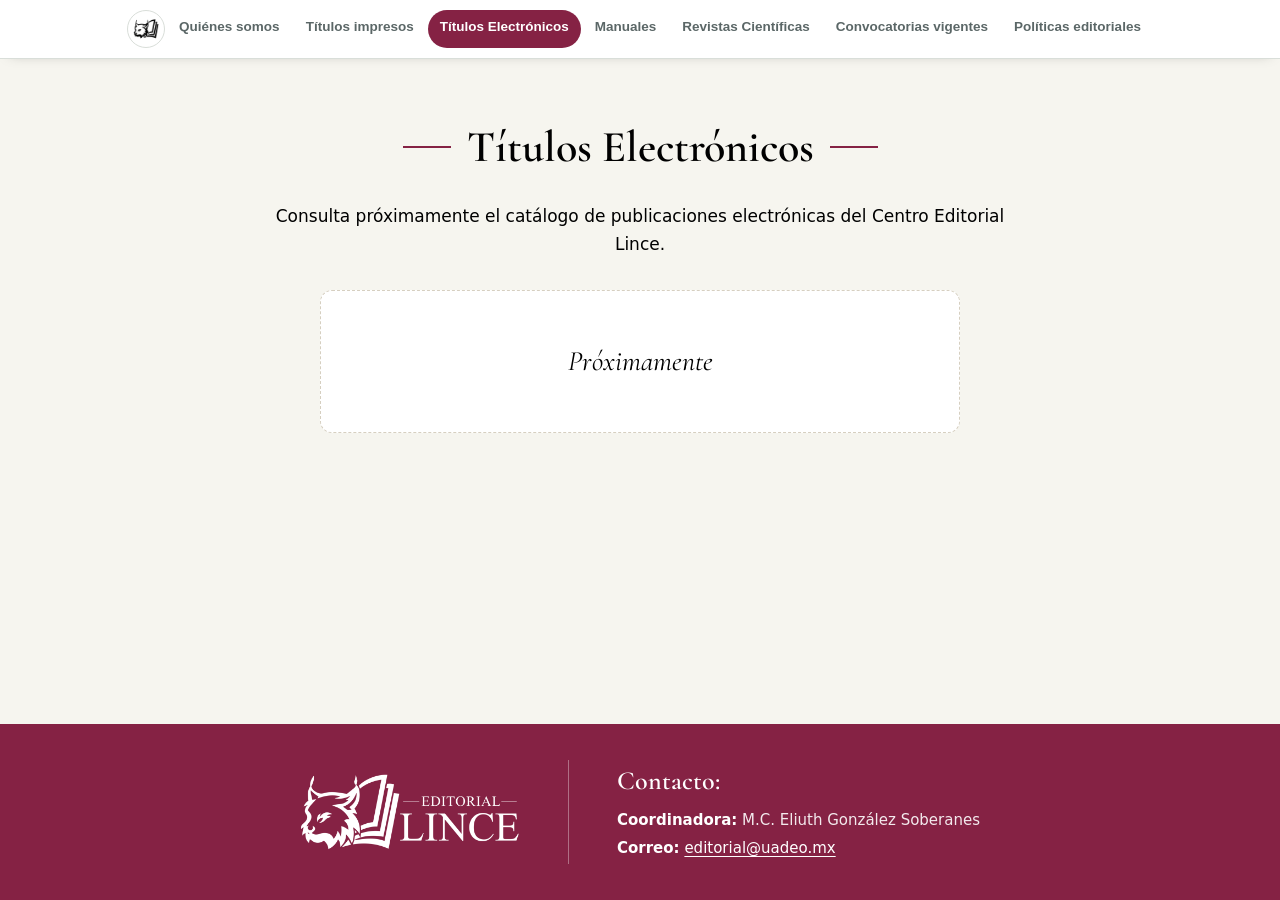
<file: titulos-electronicos.html>
<!doctype html>
<html lang="es"><head><meta charset="utf-8"><meta name="viewport" content="width=device-width, initial-scale=1"><title>Títulos Electrónicos | Centro Editorial Lince</title><link rel="icon" href="img/favicon.png"><link rel="stylesheet" href="https://fonts.googleapis.com/css2?family=Cormorant+Garamond:ital,wght@0,500;0,600;0,700;1,500&display=swap"><link rel="stylesheet" href="css/estilos.css"><link rel="stylesheet" href="css/paginas.css"></head><body><div id="editorial-lince" class="cel-site"><nav class="cel-nav" aria-label="Secciones del Centro Editorial Lince"><button class="cel-menu-toggle" type="button" aria-label="Abrir menú" aria-expanded="false" aria-controls="cel-menu"><span></span><span></span><span></span></button><div class="cel-nav-in" id="cel-menu"><a class="cel-brand" href="index.html" aria-label="Inicio"><img src="img/favicon.png" alt="Centro Editorial Lince"></a><a class="cel-tab" href="quienes-somos.html">Quiénes somos</a><a class="cel-tab" href="titulos-impresos.html">Títulos impresos</a><a class="cel-tab is-on" href="titulos-electronicos.html" aria-current="page">Títulos Electrónicos</a><a class="cel-tab" href="manuales.html">Manuales</a><a class="cel-tab" href="revistas.html">Revistas Científicas</a><a class="cel-tab" href="convocatorias.html">Convocatorias vigentes</a><a class="cel-tab" href="politicas.html">Políticas editoriales</a></div></nav><main class="cel-page-content"><h1 class="cel-h2">Títulos Electrónicos</h1><p class="cel-page-intro">Consulta próximamente el catálogo de publicaciones electrónicas del Centro Editorial Lince.</p><div class="cel-empty"><p>Próximamente</p></div></main><footer class="cel-foot"><img src="img/logo-horizontal.png" alt="Editorial Lince"><div class="cel-foot-txt"><h4>Contacto:</h4><p><strong>Coordinadora:</strong> M.C. Eliuth González Soberanes</p><p><strong>Correo:</strong> <a href="mailto:editorial@uadeo.mx">editorial@uadeo.mx</a></p></div></footer></div><script src="js/paginas.js"></script></body></html>
</file>
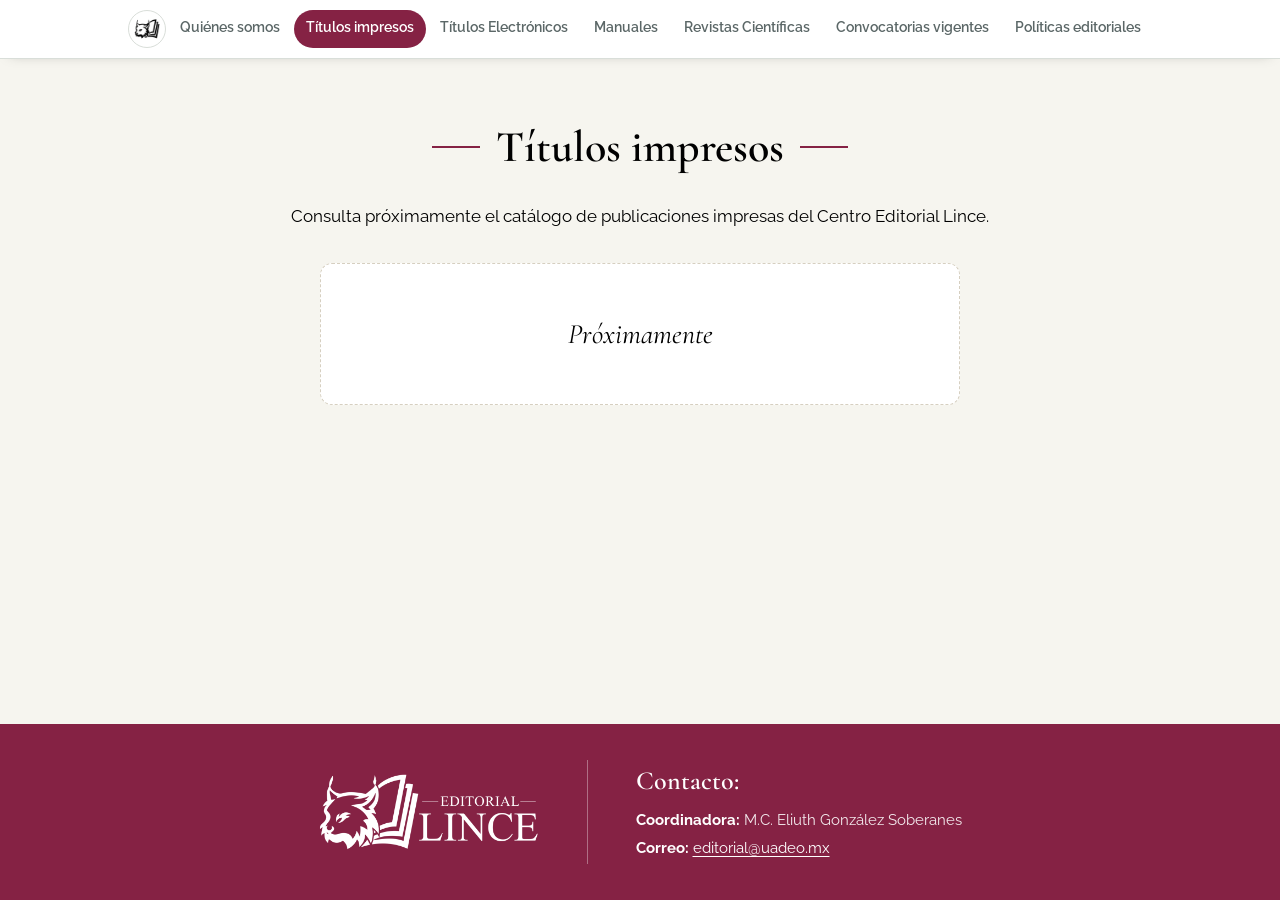
<file: titulos-impresos.html>
<!doctype html>
<html lang="es"><head><meta charset="utf-8"><meta name="viewport" content="width=device-width, initial-scale=1"><title>Títulos impresos | Centro Editorial Lince</title><link rel="icon" href="img/favicon.png"><link rel="stylesheet" href="https://fonts.googleapis.com/css2?family=Cormorant+Garamond:ital,wght@0,500;0,600;0,700;1,500&family=Raleway:wght@400;500;600;700&display=swap"><link rel="stylesheet" href="css/estilos.css"><link rel="stylesheet" href="css/paginas.css"></head><body><div id="editorial-lince" class="cel-site"><nav class="cel-nav" aria-label="Secciones del Centro Editorial Lince"><button class="cel-menu-toggle" type="button" aria-label="Abrir menú" aria-expanded="false" aria-controls="cel-menu"><span></span><span></span><span></span></button><div class="cel-nav-in" id="cel-menu"><a class="cel-brand" href="index.html" aria-label="Inicio"><img src="img/favicon.png" alt="Centro Editorial Lince"></a><a class="cel-tab" href="quienes-somos.html">Quiénes somos</a><a class="cel-tab is-on" href="titulos-impresos.html" aria-current="page">Títulos impresos</a><a class="cel-tab" href="titulos-electronicos.html">Títulos Electrónicos</a><a class="cel-tab" href="manuales.html">Manuales</a><a class="cel-tab" href="revistas.html">Revistas Científicas</a><a class="cel-tab" href="convocatorias.html">Convocatorias vigentes</a><a class="cel-tab" href="politicas.html">Políticas editoriales</a></div></nav><main class="cel-page-content"><h1 class="cel-h2">Títulos impresos</h1><p class="cel-page-intro">Consulta próximamente el catálogo de publicaciones impresas del Centro Editorial Lince.</p><div class="cel-empty"><p>Próximamente</p></div></main><footer class="cel-foot"><img src="img/logo-horizontal.png" alt="Editorial Lince"><div class="cel-foot-txt"><h4>Contacto:</h4><p><strong>Coordinadora:</strong> M.C. Eliuth González Soberanes</p><p><strong>Correo:</strong> <a href="mailto:editorial@uadeo.mx">editorial@uadeo.mx</a></p></div></footer></div><script src="js/paginas.js"></script></body></html>
</file>
<file: css/estilos.css>
/* Centro Editorial Lince — estilos */
html{scroll-behavior:smooth}
body{margin:0;background:#e9e6df}
#editorial-lince{--cel-mag:#852244;--cel-mag-dk:#852244;--cel-mag-lt:#f3dfe7;--cel-tinto:#852244;--cel-crema:#f6f5ef;--cel-tinta:#000;--cel-gris:#5b6767;--cel-linea:#d9ded9;
  font-family:'Raleway',system-ui,sans-serif;color:var(--cel-tinta);background:var(--cel-crema);
  width:100%;margin:0;line-height:1.6;box-sizing:border-box}
#editorial-lince.cel-site{min-height:100vh;display:flex;flex-direction:column}
#editorial-lince *,#editorial-lince *::before,#editorial-lince *::after{box-sizing:border-box}
#editorial-lince img{max-width:100%;height:auto;display:block;border:0;box-shadow:none}

/* ---------- SLIDER ---------- */
#editorial-lince .cel-slider{position:relative;aspect-ratio:2400/944;background:#f7ffe8;overflow:hidden}
#editorial-lince .cel-slider.is-hidden{display:none}
#editorial-lince .cel-slide{position:absolute;inset:0;opacity:0;visibility:hidden;transition:opacity .7s ease,visibility .7s}
#editorial-lince .cel-slide.is-on{opacity:1;visibility:visible}
#editorial-lince .cel-slide img,#editorial-lince .cel-slide a{width:100%;height:100%;display:block}
#editorial-lince .cel-slide img{object-fit:contain}
#editorial-lince .cel-arrow{position:absolute;top:50%;transform:translateY(-50%);width:40px;height:40px;border-radius:50%;border:0;
  background:rgba(255,255,255,.85);color:var(--cel-mag);font-size:22px;line-height:1;cursor:pointer;display:flex;align-items:center;justify-content:center;
  box-shadow:0 2px 8px rgba(0,0,0,.15);padding:0;z-index:3;transition:background .2s,color .2s}
#editorial-lince .cel-arrow:hover,#editorial-lince .cel-arrow:focus{background:var(--cel-tinto);color:#fff;outline:none}
#editorial-lince .cel-prev{left:12px}#editorial-lince .cel-next{right:12px}
#editorial-lince .cel-dots{position:absolute;bottom:10px;left:0;right:0;display:flex;justify-content:center;gap:8px;z-index:3}
#editorial-lince .cel-dot{width:10px;height:10px;border-radius:50%;border:2px solid #fff;background:rgba(255,255,255,.4);padding:0;cursor:pointer;box-shadow:0 0 0 1px rgba(0,0,0,.15)}
#editorial-lince .cel-dot.is-on{background:var(--cel-tinto)}

/* ---------- MENÚ ---------- */
#editorial-lince .cel-nav{position:sticky;top:0;z-index:20;background:#fff;border-bottom:1px solid var(--cel-linea);box-shadow:0 4px 14px -10px rgba(0,0,0,.35)}
#editorial-lince .cel-menu-toggle{display:none}
#editorial-lince .cel-mobile-brand,#editorial-lince .cel-mobile-title{display:none}
#editorial-lince .cel-nav-in{display:flex;gap:6px;padding:10px 12px;overflow-x:auto;scrollbar-width:none;-webkit-overflow-scrolling:touch}
#editorial-lince .cel-nav-in::-webkit-scrollbar{display:none}
#editorial-lince .cel-brand{flex:0 0 38px;width:38px;height:38px;display:flex;align-items:center;justify-content:center;border-radius:50%;border:1px solid var(--cel-linea);background:#fff;padding:0;cursor:pointer;transition:border-color .2s,background .2s}
#editorial-lince .cel-brand:hover,#editorial-lince .cel-brand:focus{border-color:var(--cel-mag);background:var(--cel-mag-lt);outline:none}
#editorial-lince .cel-brand img{width:26px;height:26px;object-fit:contain}
#editorial-lince .cel-tab{flex:0 0 auto;white-space:nowrap;font-family:'Raleway',sans-serif;font-size:14px;font-weight:600;
  padding:9px 16px;border-radius:999px;border:0;background:transparent;color:var(--cel-gris);text-decoration:none;
  cursor:pointer;text-transform:none;letter-spacing:0;line-height:1.2;transition:background .2s,color .2s,border-color .2s;margin:0}
#editorial-lince .cel-tab:hover,#editorial-lince .cel-tab:focus{color:#fff;border:0;background:var(--cel-tinto);outline:none}
#editorial-lince .cel-tab.is-on{background:var(--cel-mag);color:#fff;border:0}
#editorial-lince .cel-tab.is-on:hover,#editorial-lince .cel-tab.is-on:focus{background:var(--cel-tinto);color:#fff;border:0}

/* ---------- PANELES ---------- */
#editorial-lince .cel-panel{display:none;padding:40px 20px 56px;scroll-margin-top:70px}
#editorial-lince .cel-panel.is-on{display:block;animation:celIn .45s ease}
@keyframes celIn{from{opacity:0;transform:translateY(8px)}to{opacity:1;transform:none}}
#editorial-lince .cel-h2{font-family:'Cormorant Garamond',Georgia,serif;font-weight:600;font-size:clamp(30px,5vw,44px);line-height:1.1;
  color:#000;text-align:center;margin:0 auto 32px;display:flex;align-items:center;justify-content:center;gap:16px;max-width:900px;text-transform:none;letter-spacing:0}
#editorial-lince .cel-h2::before,#editorial-lince .cel-h2::after{content:"";flex:0 0 48px;height:2px;background:var(--cel-tinto)}
#editorial-lince .cel-h3{font-family:'Cormorant Garamond',Georgia,serif;font-weight:700;font-size:28px;line-height:1.2;color:#000;margin:40px 0 12px;text-transform:none;letter-spacing:0}
#editorial-lince .cel-prose{max-width:72ch;margin:0 auto}
#editorial-lince .cel-prose p{font-size:17px;line-height:1.75;color:var(--cel-tinta);margin:0 0 18px}
#editorial-lince .cel-lead{font-family:'Cormorant Garamond',Georgia,serif;font-size:clamp(21px,2.6vw,25px);line-height:1.5;color:var(--cel-tinta);
  border-left:3px solid var(--cel-mag);padding-left:20px;margin:0 0 8px}
#editorial-lince .cel-funciones{list-style:none;padding:0;margin:8px 0 0;counter-reset:cel}
#editorial-lince .cel-funciones li{counter-increment:cel;position:relative;padding:14px 0 14px 56px;border-bottom:1px solid var(--cel-linea);font-size:17px;line-height:1.6;margin:0;list-style:none}
#editorial-lince .cel-funciones li::before{content:counter(cel,decimal-leading-zero);position:absolute;left:0;top:8px;font-family:'Cormorant Garamond',Georgia,serif;font-size:30px;font-weight:600;color:#000}

/* ---------- LIBROS ---------- */
#editorial-lince .cel-grid{display:grid;grid-template-columns:repeat(2,minmax(0,1fr));gap:22px 16px}
#editorial-lince .cel-book{display:flex;flex-direction:column;background:#fff;border-radius:10px;overflow:hidden;box-shadow:0 1px 3px rgba(0,0,0,.08);transition:transform .25s,box-shadow .25s}
#editorial-lince .cel-book:hover{transform:translateY(-4px);box-shadow:0 12px 24px -12px rgba(107,10,80,.45)}
#editorial-lince .cel-cover{aspect-ratio:2/3;background:#efece2;display:flex;align-items:center;justify-content:center}
#editorial-lince .cel-cover img{width:100%;height:100%;object-fit:contain}
#editorial-lince .cel-book-body{padding:14px 14px 16px;display:flex;flex-direction:column;gap:6px;flex:1}
#editorial-lince .cel-book-t{font-family:'Cormorant Garamond',Georgia,serif;font-size:20px;font-weight:700;line-height:1.2;color:var(--cel-tinta);margin:0}
#editorial-lince .cel-book-a{font-size:13px;color:var(--cel-gris);margin:0}
#editorial-lince .cel-book-d{font-size:14px;line-height:1.5;color:var(--cel-tinta);margin:4px 0 0}
#editorial-lince .cel-isbn{font-size:12px;font-weight:600;color:#000;margin:auto 0 0;padding-top:8px;font-variant-numeric:tabular-nums}
#editorial-lince .cel-btn{display:inline-flex;align-items:center;justify-content:center;gap:8px;align-self:flex-start;margin-top:8px;padding:9px 16px;border-radius:999px;
  background:var(--cel-mag);color:#fff;font-weight:600;font-size:14px;text-decoration:none;border:2px solid var(--cel-mag);transition:background .2s,color .2s}
#editorial-lince .cel-btn:hover,#editorial-lince .cel-btn:focus{background:var(--cel-tinto);color:#fff;outline:none}
#editorial-lince .cel-btn-lg{font-size:16px;padding:13px 26px;align-self:center}

/* ---------- ESTADOS VACÍOS ---------- */
#editorial-lince .cel-empty{text-align:center;padding:48px 20px;border:1px dashed #d6cfc0;border-radius:12px;background:#fff;max-width:640px;margin:0 auto}
#editorial-lince .cel-empty p{font-family:'Cormorant Garamond',Georgia,serif;font-size:28px;font-style:italic;color:#000;margin:0}

/* ---------- REVISTAS ---------- */
#editorial-lince .cel-cta{text-align:center;margin-top:28px}
#editorial-lince .cel-cta p{font-weight:600;margin-bottom:14px}

/* ---------- CONTACTO ---------- */
#editorial-lince .cel-foot{display:flex;background:var(--cel-tinto);color:#fff;padding:36px 20px;flex-direction:column;align-items:center;gap:20px;text-align:center;margin-top:auto}
#editorial-lince .cel-foot.is-visible{display:flex}
#editorial-lince .cel-foot img{width:220px;filter:brightness(0) invert(1)}
#editorial-lince .cel-foot h4{font-family:'Cormorant Garamond',Georgia,serif;font-size:26px;font-weight:600;color:#fff;margin:0 0 6px;text-transform:none}
#editorial-lince .cel-foot p{color:rgba(255,255,255,.9);margin:0 0 4px;font-size:15px}
#editorial-lince .cel-foot strong{color:#fff;font-weight:700}
#editorial-lince .cel-foot a{color:#fff;text-decoration:underline;text-underline-offset:3px}
#editorial-lince .cel-foot a:hover{color:#b9d8d5}

@media (min-width:640px){
  #editorial-lince .cel-grid{grid-template-columns:repeat(3,minmax(0,1fr));gap:28px 22px}
}
@media (min-width:960px){
  #editorial-lince .cel-nav-in{justify-content:center;flex-wrap:wrap;overflow:visible;gap:2px}
  #editorial-lince .cel-tab{padding:9px 12px;font-size:13.5px}
  #editorial-lince .cel-panel{padding:56px 40px 72px}
  #editorial-lince .cel-grid{grid-template-columns:repeat(4,minmax(0,1fr))}
  #editorial-lince .cel-foot{flex-direction:row;justify-content:center;gap:48px;text-align:left}
  #editorial-lince .cel-foot-txt{border-left:1px solid rgba(255,255,255,.35);padding-left:48px}
}
@media (max-width:600px){
  #editorial-lince .cel-nav{position:sticky;min-height:58px}
  #editorial-lince .cel-nav::after{content:"Editorial Lince";position:absolute;top:0;left:0;right:0;height:58px;display:flex;align-items:center;justify-content:center;font-family:'Cormorant Garamond',Georgia,serif;font-size:24px;font-weight:600;color:#000;pointer-events:none}
  #editorial-lince .cel-mobile-brand,#editorial-lince .cel-mobile-title{display:none!important}
  #editorial-lince .cel-menu-toggle{position:absolute;right:12px;top:8px;display:flex;width:42px;height:42px;margin:0;flex-direction:column;align-items:center;justify-content:center;gap:5px;border:0;border-radius:6px;background:transparent;color:var(--cel-tinto);cursor:pointer;z-index:2}
  #editorial-lince .cel-menu-toggle span{display:block;width:21px;height:2px;background:currentColor;transition:transform .2s,opacity .2s}
  #editorial-lince .cel-menu-toggle[aria-expanded="true"] span:nth-child(1){transform:translateY(7px) rotate(45deg)}
  #editorial-lince .cel-menu-toggle[aria-expanded="true"] span:nth-child(2){opacity:0}
  #editorial-lince .cel-menu-toggle[aria-expanded="true"] span:nth-child(3){transform:translateY(-7px) rotate(-45deg)}
  #editorial-lince .cel-nav-in{display:flex;flex-direction:column;align-items:stretch;gap:6px;padding:8px 12px 12px;overflow:visible}
  #editorial-lince .cel-nav-in .cel-brand{display:flex;position:absolute;left:12px;top:8px;z-index:2}
  #editorial-lince .cel-nav-in .cel-tab{display:none}
  #editorial-lince .cel-nav-in.is-open{display:flex;padding-top:58px}
  #editorial-lince .cel-nav-in.is-open .cel-tab{display:block}
  #editorial-lince .cel-nav-in .cel-brand{align-self:flex-start}
  #editorial-lince .cel-nav-in .cel-tab{width:100%;text-align:left;border-radius:6px}
  #editorial-lince .cel-arrow{display:none}
  #editorial-lince .cel-dots{bottom:5px}
  #editorial-lince .cel-h2::before,#editorial-lince .cel-h2::after{flex-basis:24px}
  #editorial-lince .cel-book-t{font-size:17px}
  #editorial-lince .cel-book-d{display:none}
}
</file>
<file: css/css/estilos.css>
/* Centro Editorial Lince — estilos */
html{scroll-behavior:smooth}
body{margin:0;background:#e9e6df}
#editorial-lince{--cel-mag:#23636a;--cel-mag-dk:#17464b;--cel-mag-lt:#e5f0ef;--cel-crema:#f6f5ef;--cel-tinta:#283334;--cel-gris:#5b6767;--cel-linea:#d9ded9;
  font-family:'Raleway',system-ui,sans-serif;color:var(--cel-tinta);background:var(--cel-crema);
  width:100%;margin:0;line-height:1.6;box-sizing:border-box}
#editorial-lince *,#editorial-lince *::before,#editorial-lince *::after{box-sizing:border-box}
#editorial-lince img{max-width:100%;height:auto;display:block;border:0;box-shadow:none}

/* ---------- SLIDER ---------- */
#editorial-lince .cel-slider{position:relative;aspect-ratio:2400/944;background:#f7ffe8;overflow:hidden}
#editorial-lince .cel-slide{position:absolute;inset:0;opacity:0;visibility:hidden;transition:opacity .7s ease,visibility .7s}
#editorial-lince .cel-slide.is-on{opacity:1;visibility:visible}
#editorial-lince .cel-slide img,#editorial-lince .cel-slide a{width:100%;height:100%;display:block}
#editorial-lince .cel-slide img{object-fit:contain}
#editorial-lince .cel-arrow{position:absolute;top:50%;transform:translateY(-50%);width:40px;height:40px;border-radius:50%;border:0;
  background:rgba(255,255,255,.85);color:var(--cel-mag);font-size:22px;line-height:1;cursor:pointer;display:flex;align-items:center;justify-content:center;
  box-shadow:0 2px 8px rgba(0,0,0,.15);padding:0;z-index:3;transition:background .2s,color .2s}
#editorial-lince .cel-arrow:hover,#editorial-lince .cel-arrow:focus{background:var(--cel-mag);color:#fff;outline:none}
#editorial-lince .cel-prev{left:12px}#editorial-lince .cel-next{right:12px}
#editorial-lince .cel-dots{position:absolute;bottom:10px;left:0;right:0;display:flex;justify-content:center;gap:8px;z-index:3}
#editorial-lince .cel-dot{width:10px;height:10px;border-radius:50%;border:2px solid #fff;background:rgba(255,255,255,.4);padding:0;cursor:pointer;box-shadow:0 0 0 1px rgba(0,0,0,.15)}
#editorial-lince .cel-dot.is-on{background:var(--cel-mag)}

/* ---------- MENÚ ---------- */
#editorial-lince .cel-nav{position:sticky;top:0;z-index:20;background:#fff;border-bottom:1px solid var(--cel-linea);box-shadow:0 4px 14px -10px rgba(0,0,0,.35)}
#editorial-lince .cel-nav-in{display:flex;gap:6px;padding:10px 12px;overflow-x:auto;scrollbar-width:none;-webkit-overflow-scrolling:touch}
#editorial-lince .cel-nav-in::-webkit-scrollbar{display:none}
#editorial-lince .cel-brand{flex:0 0 38px;width:38px;height:38px;display:flex;align-items:center;justify-content:center;border-radius:50%;border:1px solid var(--cel-linea);background:#fff;transition:border-color .2s,background .2s}
#editorial-lince .cel-brand:hover,#editorial-lince .cel-brand:focus{border-color:var(--cel-mag);background:var(--cel-mag-lt);outline:none}
#editorial-lince .cel-brand img{width:26px;height:26px;object-fit:contain}
#editorial-lince .cel-tab{flex:0 0 auto;white-space:nowrap;font-family:'Raleway',sans-serif;font-size:14px;font-weight:600;
  padding:9px 16px;border-radius:999px;border:1px solid transparent;background:transparent;color:var(--cel-gris);
  cursor:pointer;text-transform:none;letter-spacing:0;line-height:1.2;transition:background .2s,color .2s,border-color .2s;margin:0}
#editorial-lince .cel-tab:hover,#editorial-lince .cel-tab:focus{color:var(--cel-mag);border-color:var(--cel-mag-lt);background:var(--cel-mag-lt);outline:none}
#editorial-lince .cel-tab.is-on,#editorial-lince .cel-tab.is-on:hover,#editorial-lince .cel-tab.is-on:focus{background:var(--cel-mag);color:#fff;border-color:var(--cel-mag)}

/* ---------- PANELES ---------- */
#editorial-lince .cel-panel{display:none;padding:40px 20px 56px;scroll-margin-top:70px}
#editorial-lince .cel-panel.is-on{display:block;animation:celIn .45s ease}
@keyframes celIn{from{opacity:0;transform:translateY(8px)}to{opacity:1;transform:none}}
#editorial-lince .cel-h2{font-family:'Cormorant Garamond',Georgia,serif;font-weight:600;font-size:clamp(30px,5vw,44px);line-height:1.1;
  color:var(--cel-mag);text-align:center;margin:0 auto 32px;display:flex;align-items:center;justify-content:center;gap:16px;max-width:900px;text-transform:none;letter-spacing:0}
#editorial-lince .cel-h2::before,#editorial-lince .cel-h2::after{content:"";flex:0 0 48px;height:2px;background:var(--cel-mag)}
#editorial-lince .cel-h3{font-family:'Cormorant Garamond',Georgia,serif;font-weight:700;font-size:28px;line-height:1.2;color:var(--cel-mag-dk);margin:40px 0 12px;text-transform:none;letter-spacing:0}
#editorial-lince .cel-prose{max-width:72ch;margin:0 auto}
#editorial-lince .cel-prose p{font-size:17px;line-height:1.75;color:var(--cel-tinta);margin:0 0 18px}
#editorial-lince .cel-lead{font-family:'Cormorant Garamond',Georgia,serif;font-size:clamp(21px,2.6vw,25px);line-height:1.5;color:var(--cel-tinta);
  border-left:3px solid var(--cel-mag);padding-left:20px;margin:0 0 8px}
#editorial-lince .cel-funciones{list-style:none;padding:0;margin:8px 0 0;counter-reset:cel}
#editorial-lince .cel-funciones li{counter-increment:cel;position:relative;padding:14px 0 14px 56px;border-bottom:1px solid var(--cel-linea);font-size:17px;line-height:1.6;margin:0;list-style:none}
#editorial-lince .cel-funciones li::before{content:counter(cel,decimal-leading-zero);position:absolute;left:0;top:8px;font-family:'Cormorant Garamond',Georgia,serif;font-size:30px;font-weight:600;color:var(--cel-mag)}

/* ---------- LIBROS ---------- */
#editorial-lince .cel-grid{display:grid;grid-template-columns:repeat(2,minmax(0,1fr));gap:22px 16px}
#editorial-lince .cel-book{display:flex;flex-direction:column;background:#fff;border-radius:10px;overflow:hidden;box-shadow:0 1px 3px rgba(0,0,0,.08);transition:transform .25s,box-shadow .25s}
#editorial-lince .cel-book:hover{transform:translateY(-4px);box-shadow:0 12px 24px -12px rgba(107,10,80,.45)}
#editorial-lince .cel-cover{aspect-ratio:2/3;background:#efece2;display:flex;align-items:center;justify-content:center}
#editorial-lince .cel-cover img{width:100%;height:100%;object-fit:contain}
#editorial-lince .cel-book-body{padding:14px 14px 16px;display:flex;flex-direction:column;gap:6px;flex:1}
#editorial-lince .cel-book-t{font-family:'Cormorant Garamond',Georgia,serif;font-size:20px;font-weight:700;line-height:1.2;color:var(--cel-tinta);margin:0}
#editorial-lince .cel-book-a{font-size:13px;color:var(--cel-gris);margin:0}
#editorial-lince .cel-book-d{font-size:14px;line-height:1.5;color:var(--cel-tinta);margin:4px 0 0}
#editorial-lince .cel-isbn{font-size:12px;font-weight:600;color:var(--cel-mag-dk);margin:auto 0 0;padding-top:8px;font-variant-numeric:tabular-nums}
#editorial-lince .cel-btn{display:inline-flex;align-items:center;justify-content:center;gap:8px;align-self:flex-start;margin-top:8px;padding:9px 16px;border-radius:999px;
  background:var(--cel-mag);color:#fff;font-weight:600;font-size:14px;text-decoration:none;border:2px solid var(--cel-mag);transition:background .2s,color .2s}
#editorial-lince .cel-btn:hover,#editorial-lince .cel-btn:focus{background:#fff;color:var(--cel-mag);outline:none}
#editorial-lince .cel-btn-lg{font-size:16px;padding:13px 26px;align-self:center}

/* ---------- ESTADOS VACÍOS ---------- */
#editorial-lince .cel-empty{text-align:center;padding:48px 20px;border:1px dashed #d6cfc0;border-radius:12px;background:#fff;max-width:640px;margin:0 auto}
#editorial-lince .cel-empty p{font-family:'Cormorant Garamond',Georgia,serif;font-size:28px;font-style:italic;color:var(--cel-mag);margin:0}

/* ---------- REVISTAS ---------- */
#editorial-lince .cel-cta{text-align:center;margin-top:28px}
#editorial-lince .cel-cta p{font-weight:600;margin-bottom:14px}

/* ---------- CONTACTO ---------- */
#editorial-lince .cel-foot{display:none;background:var(--cel-mag-dk);color:#fff;padding:36px 20px;flex-direction:column;align-items:center;gap:20px;text-align:center}
#editorial-lince .cel-foot.is-visible{display:flex}
#editorial-lince .cel-foot img{width:220px;filter:brightness(0) invert(1)}
#editorial-lince .cel-foot h4{font-family:'Cormorant Garamond',Georgia,serif;font-size:26px;font-weight:600;color:#fff;margin:0 0 6px;text-transform:none}
#editorial-lince .cel-foot p{color:rgba(255,255,255,.9);margin:0 0 4px;font-size:15px}
#editorial-lince .cel-foot strong{color:#fff;font-weight:700}
#editorial-lince .cel-foot a{color:#fff;text-decoration:underline;text-underline-offset:3px}
#editorial-lince .cel-foot a:hover{color:#b9d8d5}

@media (min-width:640px){
  #editorial-lince .cel-grid{grid-template-columns:repeat(3,minmax(0,1fr));gap:28px 22px}
}
@media (min-width:960px){
  #editorial-lince .cel-nav-in{justify-content:center;flex-wrap:wrap;overflow:visible;gap:2px}
  #editorial-lince .cel-tab{padding:9px 12px;font-size:13.5px}
  #editorial-lince .cel-panel{padding:56px 40px 72px}
  #editorial-lince .cel-grid{grid-template-columns:repeat(4,minmax(0,1fr))}
  #editorial-lince .cel-foot{flex-direction:row;justify-content:center;gap:48px;text-align:left}
  #editorial-lince .cel-foot-txt{border-left:1px solid rgba(255,255,255,.35);padding-left:48px}
}
@media (max-width:600px){
  #editorial-lince .cel-arrow{display:none}
  #editorial-lince .cel-dots{bottom:5px}
  #editorial-lince .cel-h2::before,#editorial-lince .cel-h2::after{flex-basis:24px}
  #editorial-lince .cel-book-t{font-size:17px}
  #editorial-lince .cel-book-d{display:none}
}
</file>
<file: css/paginas.css>
#editorial-lince .cel-page-content{flex:1;width:100%;padding:48px 20px 72px}
#editorial-lince .cel-page-content>.cel-prose{max-width:900px}
#editorial-lince .cel-page-intro{max-width:760px;margin:0 auto 32px;text-align:center;color:#000;font-size:17px}
#editorial-lince .cel-page-actions{text-align:center;margin-top:28px}
#editorial-lince .cel-page-actions .cel-btn{display:inline-flex}
@media (min-width:960px){#editorial-lince .cel-page-content{padding:64px 40px 88px}}
</file>
